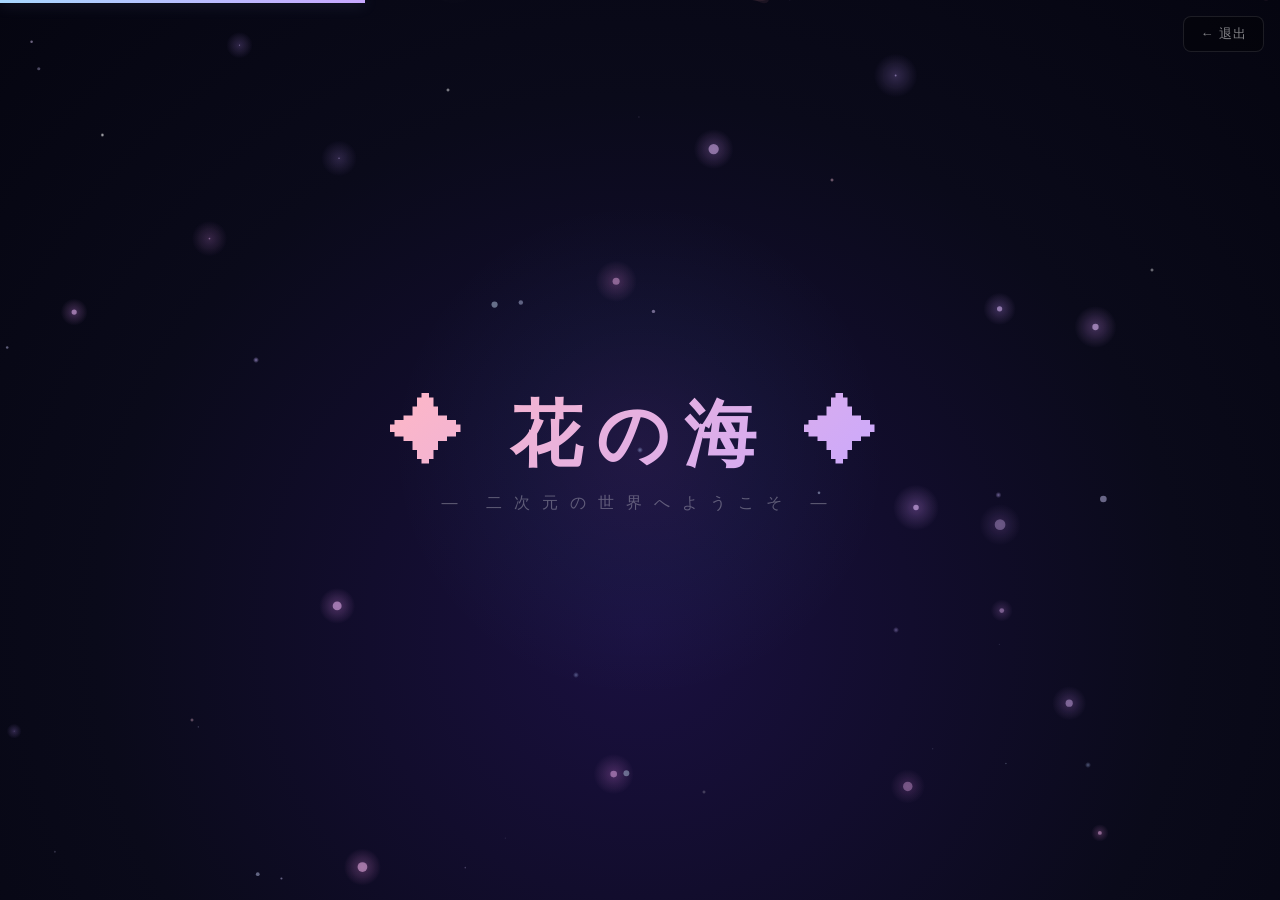
<file: anime-flower-sea.html>
<!DOCTYPE html>
<html lang="zh-CN">
<head>
<meta charset="UTF-8">
<meta name="viewport" content="width=device-width, initial-scale=1.0">
<title>花海 · 二次元</title>
<style>
*{margin:0;padding:0;box-sizing:border-box;}
html,body{width:100%;height:100%;overflow:hidden;background:#0a0a1a;font-family:"Microsoft YaHei","PingFang SC",sans-serif;}

/* ── 第一阶段：二次元特效 ── */
#scene-anime{
  position:fixed;top:0;left:0;width:100%;height:100%;z-index:10;
  background:radial-gradient(ellipse at 50% 70%, #1a1040 0%, #0a0a1a 60%, #050510 100%);
  display:flex;align-items:center;justify-content:center;
  transition:opacity 1.2s ease;
}
#scene-anime.fade-out{opacity:0;pointer-events:none;}

/* 魔法光晕 */
.magic-glow{
  position:absolute;top:50%;left:50%;width:500px;height:500px;
  transform:translate(-50%,-50%);
  background:radial-gradient(circle, rgba(180,140,255,0.08), rgba(100,180,255,0.04), transparent 70%);
  border-radius:50%;
  animation:glowPulse 3s ease-in-out infinite;
  pointer-events:none;
}
@keyframes glowPulse{
  0%,100%{transform:translate(-50%,-50%) scale(1);opacity:0.5;}
  50%{transform:translate(-50%,-50%) scale(1.3);opacity:1;}
}

/* canvas 粒子层 */
#particleCanvas{
  position:absolute;top:0;left:0;width:100%;height:100%;pointer-events:none;
}

/* 闪烁星星 */
.twinkle-stars{
  position:absolute;top:0;left:0;width:100%;height:100%;pointer-events:none;
  background-image:
    radial-gradient(2px 2px at 8% 15%, rgba(255,255,255,0.8), transparent),
    radial-gradient(3px 3px at 20% 40%, rgba(200,180,255,0.6), transparent),
    radial-gradient(2px 2px at 35% 10%, rgba(255,255,255,0.7), transparent),
    radial-gradient(3px 3px at 50% 50%, rgba(180,200,255,0.5), transparent),
    radial-gradient(2px 2px at 65% 20%, rgba(255,200,220,0.6), transparent),
    radial-gradient(3px 3px at 78% 55%, rgba(200,180,255,0.5), transparent),
    radial-gradient(2px 2px at 90% 30%, rgba(255,255,255,0.6), transparent),
    radial-gradient(3px 3px at 45% 75%, rgba(180,200,255,0.4), transparent),
    radial-gradient(2px 2px at 15% 80%, rgba(255,200,220,0.5), transparent),
    radial-gradient(3px 3px at 70% 70%, rgba(200,180,255,0.4), transparent),
    radial-gradient(2px 2px at 55% 88%, rgba(255,255,255,0.3), transparent),
    radial-gradient(3px 3px at 85% 85%, rgba(180,200,255,0.4), transparent);
  animation:starPulse 2.5s ease-in-out infinite alternate;
}
@keyframes starPulse{0%{opacity:0.3;}100%{opacity:0.9;}}

/* ── 居中标题 ── */
.anime-title{
  position:relative;z-index:3;text-align:center;
}
.anime-title .jp{
  font-size:72px;font-weight:900;letter-spacing:14px;
  background:linear-gradient(135deg, #FFB7C5, #C8A8FF, #A8D8FF, #FFB7C5);
  background-size:300% 300%;
  -webkit-background-clip:text;-webkit-text-fill-color:transparent;
  background-clip:text;
  animation:gradientFlow 3s ease infinite, titleIn 1.2s ease-out forwards;
  opacity:0;
  filter:drop-shadow(0 0 30px rgba(200,168,255,0.2));
}
@keyframes titleIn{
  0%{transform:translateY(50px) scale(0.7);opacity:0;letter-spacing:40px;filter:blur(10px);}
  60%{transform:translateY(-8px) scale(1.05);opacity:1;}
  100%{transform:translateY(0) scale(1);opacity:1;letter-spacing:14px;filter:blur(0);}
}
@keyframes gradientFlow{
  0%,100%{background-position:0% 50%;}
  50%{background-position:100% 50%;}
}

.anime-title .sub{
  font-size:16px;color:rgba(255,255,255,0.3);
  letter-spacing:14px;font-weight:300;margin-top:10px;
  animation:subFade 1.5s 0.5s forwards;opacity:0;
}
@keyframes subFade{to{opacity:1;letter-spacing:12px;}}

/* 进度条 */
.progress-bar{
  position:fixed;top:0;left:0;height:3px;z-index:20;
  background:linear-gradient(90deg, #A8D8FF, #C8A8FF, #FFB7C5);
  background-size:200% auto;
  animation:barShine 2s linear infinite;
  transition:width 0.15s linear;
  width:0%;
  box-shadow:0 0 15px rgba(168,200,255,0.3);
}
@keyframes barShine{0%{background-position:0%}100%{background-position:200%}}

/* 氛围文字飘落 */
.falling-char{
  position:fixed;z-index:2;pointer-events:none;
  font-size:18px;font-weight:100;
  animation:charFall linear forwards;
  opacity:0;
}
@keyframes charFall{
  0%{transform:translateY(-20px) rotate(0deg);opacity:0;}
  15%{opacity:0.5;}
  85%{opacity:0.3;}
  100%{transform:translateY(105vh) rotate(360deg);opacity:0;}
}

/* ── 第二阶段：花海世界 ── */
#scene-flower{
  position:fixed;top:0;left:0;width:100%;height:100%;z-index:5;
  opacity:0;transition:opacity 1.5s ease;
  display:flex;align-items:center;justify-content:center;
  text-align:center;
}
#scene-flower.show{opacity:1;}

.flower-bg{
  position:absolute;top:0;left:0;width:100%;height:100%;
  background:linear-gradient(180deg, #0a1628 0%, #1a3050 25%, #2a5070 50%, #3a7090 75%, #5a90b0 100%);
  z-index:-1;
}
.flower-bg::before{
  content:'';position:absolute;top:0;left:0;width:100%;height:100%;
  background-image:
    radial-gradient(120px 120px at 15% 20%, rgba(100,200,255,0.1), transparent),
    radial-gradient(100px 100px at 50% 40%, rgba(180,230,255,0.08), transparent),
    radial-gradient(140px 140px at 80% 60%, rgba(100,200,255,0.06), transparent),
    radial-gradient(80px 80px at 30% 70%, rgba(180,230,255,0.09), transparent);
  pointer-events:none;
}

.flower-petal{
  position:absolute;width:18px;height:18px;
  border-radius:50% 0 50% 0;
  opacity:0;
  animation:petalFloat linear infinite;
}
@keyframes petalFloat{
  0%{transform:translateY(100vh) rotate(0deg);opacity:0;}
  10%{opacity:0.25;}
  90%{opacity:0.15;}
  100%{transform:translateY(-20vh) rotate(720deg);opacity:0;}
}

.flower-text{
  position:relative;z-index:2;
  animation:flowerIn 2s ease-out 0.3s forwards;opacity:0;
}
@keyframes flowerIn{
  0%{transform:translateY(30px);opacity:0;}
  100%{transform:translateY(0);opacity:1;}
}
.flower-text h1{
  font-size:80px;font-weight:900;letter-spacing:16px;
  color:#FFFFFF;
  text-shadow:0 0 40px rgba(100,180,255,0.3),0 0 80px rgba(100,180,255,0.15),0 4px 12px rgba(0,0,0,0.3);
  margin-bottom:16px;
}
.flower-text p{
  font-size:22px;color:rgba(255,255,255,0.7);
  letter-spacing:8px;font-weight:300;
}
.flower-text .poem{
  margin-top:20px;font-size:14px;color:rgba(255,255,255,0.35);
  letter-spacing:4px;line-height:1.8;
}

@media(max-width:600px){
  .anime-title .jp{font-size:40px;letter-spacing:8px;}
  .flower-text h1{font-size:48px;letter-spacing:10px;}
  .flower-text p{font-size:16px;letter-spacing:4px;}
}

.back-btn{
  position:fixed;top:16px;right:16px;z-index:200;
  padding:8px 16px;border-radius:8px;
  background:rgba(0,0,0,0.3);border:1px solid rgba(255,255,255,0.1);
  color:rgba(255,255,255,0.5);font-size:13px;cursor:pointer;
  font-family:"Microsoft YaHei","PingFang SC",sans-serif;letter-spacing:1px;
  text-decoration:none;transition:all 0.3s;
}
.back-btn:hover{background:rgba(255,255,255,0.1);color:#fff;border-color:rgba(255,255,255,0.3);}
</style>
</head>
<body>
<a class="back-btn" href="index.html">← 退出</a>

<div class="progress-bar" id="progressBar"></div>

<!-- ════ 第一阶段：二次元特效 ════ -->
<div id="scene-anime">
  <div class="magic-glow"></div>
  <div class="twinkle-stars"></div>
  <canvas id="particleCanvas"></canvas>
  <div class="anime-title">
    <div class="jp">✦ 花の海 ✦</div>
    <div class="sub">— 二次元の世界へようこそ —</div>
  </div>
</div>

<!-- ════ 第二阶段：花海世界 ════ -->
<div id="scene-flower">
  <div class="flower-bg" id="flowerBg"></div>
  <div class="flower-text">
    <h1>花 海</h1>
    <p>欢迎来到花的世界</p>
    <div class="poem">
      每一朵花，都是星星的眼泪<br>
      每一片海，都是梦的倒影
    </div>
  </div>
</div>

<script>
// ═══════════════════════════════════════════
//  第一阶段：二次元粒子特效 (Canvas)
//  — 魔法阵 / 樱花 / 星点 / 音符 / 字符
// ═══════════════════════════════════════════

const canvas = document.getElementById('particleCanvas');
const ctx = canvas.getContext('2d');
let W, H;
function resize(){
  W = canvas.width = window.innerWidth;
  H = canvas.height = window.innerHeight;
}
resize();
window.addEventListener('resize', resize);

// —— 粒子池 ——
let particles = [];
const MAX_P = 200;

// 二次元元素符号
const animeChars = ['♪','☆','❤','✦','✿','◦','◈','✧','❀','◇','※','★'];

function spawnParticle(){
  if (particles.length >= MAX_P) return;
  const type = Math.random();
  let p;
  if (type < 0.25) {
    // 樱花花瓣
    p = {
      kind:'petal', x: Math.random()*W, y: -20,
      size: 5+Math.random()*10, spd: 0.4+Math.random()*0.8,
      drift: (Math.random()-0.5)*1.2, rot: Math.random()*6.28,
      rotSpd: (Math.random()-0.5)*0.04, phase: Math.random()*6.28,
      hue: 330+Math.random()*30,
    };
  } else if (type < 0.50) {
    // 魔法光球
    p = {
      kind:'orb', x: Math.random()*W, y: Math.random()*H,
      size: 3+Math.random()*7, spd: -0.2-Math.random()*0.4,
      drift: (Math.random()-0.5)*0.3,
      phase: Math.random()*6.28, life: 0.6+Math.random()*0.4,
      hue: 260+Math.random()*50,
    };
  } else if (type < 0.70) {
    // 飘落字符 (♪ ☆ ✿ 等)
    p = {
      kind:'char', x: Math.random()*W, y: -20,
      char: animeChars[Math.floor(Math.random()*animeChars.length)],
      size: 14+Math.random()*12, spd: 0.3+Math.random()*0.6,
      drift: (Math.random()-0.5)*0.5, rot: 0, rotSpd: (Math.random()-0.5)*0.02,
      hue: 200+Math.random()*80, phase: Math.random()*6.28,
    };
  } else {
    // 星光小点
    p = {
      kind:'star', x: Math.random()*W, y: Math.random()*H,
      size: 1+Math.random()*2.5, spd: -0.1-Math.random()*0.2,
      drift: (Math.random()-0.5)*0.1, phase: Math.random()*6.28,
      hue: 200+Math.random()*80, twinkle: Math.random()*6.28,
      life: 0.8+Math.random()*0.5,
    };
  }
  particles.push(p);
}

// 初始生成
for (let i = 0; i < 60; i++) spawnParticle();

// 鼠标光点
let mx = -999, my = -999;
document.addEventListener('mousemove', e => { mx = e.clientX; my = e.clientY; });
document.addEventListener('touchmove', e => {
  const t = e.touches[0]; if(t){ mx = t.clientX; my = t.clientY; }
});

let time = 0;

function animate(){
  time += 0.016;
  ctx.clearRect(0,0,W,H);

  for (let i=particles.length-1; i>=0; i--) {
    const p = particles[i];
    p.x += p.drift || 0;
    p.y += p.spd || 0;
    if (p.rot !== undefined) p.rot += p.rotSpd || 0;

    // 出屏回收
    if (p.y > H+30 || p.x < -40 || p.x > W+40 || (p.life !== undefined && (p.life -= 0.003) <= 0)) {
      particles.splice(i,1); continue;
    }

    const a = p.life !== undefined ? p.life : Math.min(1, (p.y+30)/80);

    switch(p.kind){
      case 'petal': {
        // 樱花花瓣
        ctx.save();
        ctx.translate(p.x, p.y);
        ctx.rotate(p.rot);
        ctx.globalAlpha = a * 0.5;
        const s = p.size;
        ctx.fillStyle = `hsla(${p.hue}, 70%, 75%, 0.5)`;
        ctx.beginPath();
        ctx.ellipse(0, 0, s*0.5, s, 0, 0, Math.PI*2);
        ctx.fill();
        ctx.beginPath();
        ctx.ellipse(0, 0, s, s*0.5, Math.PI/3, 0, Math.PI*2);
        ctx.fill();
        ctx.restore();
        break;
      }
      case 'orb': {
        // 魔法光球
        const glow = 0.4 + 0.3 * Math.sin(time*2 + p.phase);
        const hue = p.hue + Math.sin(time + p.phase)*15;
        // 外圈
        const grad = ctx.createRadialGradient(p.x,p.y,0, p.x,p.y,p.size*2.5);
        grad.addColorStop(0, `hsla(${hue}, 80%, 75%, ${a*0.3})`);
        grad.addColorStop(1, `hsla(${hue}, 80%, 75%, 0)`);
        ctx.fillStyle = grad;
        ctx.beginPath();
        ctx.arc(p.x, p.y, p.size*2.5, 0, Math.PI*2);
        ctx.fill();
        // 内核
        ctx.shadowColor = `hsla(${hue}, 80%, 75%, ${a*0.3})`;
        ctx.shadowBlur = 20;
        ctx.beginPath();
        ctx.arc(p.x, p.y, p.size*glow, 0, Math.PI*2);
        ctx.fillStyle = `hsla(${hue}, 80%, 85%, ${a*0.6})`;
        ctx.fill();
        ctx.shadowBlur = 0;
        break;
      }
      case 'char': {
        // 飘落字符
        const hue = p.hue + Math.sin(time + p.phase)*20;
        ctx.save();
        ctx.translate(p.x, p.y);
        ctx.rotate(p.rot);
        ctx.globalAlpha = a * 0.35;
        ctx.font = `${p.size}px "Microsoft YaHei",sans-serif`;
        ctx.textAlign = 'center';
        ctx.textBaseline = 'middle';
        ctx.fillStyle = `hsla(${hue}, 70%, 75%, 0.5)`;
        ctx.shadowColor = `hsla(${hue}, 70%, 75%, 0.2)`;
        ctx.shadowBlur = 10;
        ctx.fillText(p.char, 0, 0);
        ctx.shadowBlur = 0;
        ctx.restore();
        break;
      }
      case 'star': {
        // 星光闪烁
        const flicker = 0.3 + 0.7 * (0.5 + 0.5*Math.sin(time*3 + p.twinkle));
        ctx.beginPath();
        ctx.arc(p.x, p.y, p.size * flicker, 0, Math.PI*2);
        ctx.fillStyle = `hsla(${p.hue}, 60%, 85%, ${flicker*0.5})`;
        ctx.fill();
        break;
      }
    }
  }

  // 鼠标魔法拖尾
  if (mx > 0 && my > 0) {
    for (let i=0; i<2; i++) {
      particles.push({
        kind:'orb', x: mx+(Math.random()-0.5)*15, y: my+(Math.random()-0.5)*15,
        size: 2+Math.random()*4, spd: -0.2-Math.random()*0.3,
        drift: (Math.random()-0.5)*0.2, phase: Math.random()*6.28,
        life: 0.6, hue: 280+Math.random()*40,
      });
    }
  }

  requestAnimationFrame(animate);
}
animate();

// 定时补充粒子
setInterval(spawnParticle, 300);

// 飘落字符生成器
function spawnFallingChar(){
  const el = document.createElement('div');
  el.className = 'falling-char';
  el.textContent = animeChars[Math.floor(Math.random()*animeChars.length)];
  el.style.left = Math.random()*95 + '%';
  el.style.fontSize = (14+Math.random()*16) + 'px';
  el.style.color = `hsla(${200+Math.random()*80}, 60%, 75%, 0.3)`;
  el.style.animationDuration = (6+Math.random()*8) + 's';
  el.style.animationDelay = (Math.random()*2) + 's';
  document.body.appendChild(el);
  setTimeout(() => el.remove(), 15000);
}
for (let i=0; i<8; i++) setTimeout(spawnFallingChar, i*300);
let fallCharTimer = setInterval(spawnFallingChar, 1200);

// ═══════════════════════════════════════════
//  时间线控制：4 秒切换
// ═══════════════════════════════════════════

const sceneAnime = document.getElementById('scene-anime');
const sceneFlower = document.getElementById('scene-flower');
const progressBar = document.getElementById('progressBar');
const TOTAL = 4;

let startTime = Date.now();

function tick(){
  const elapsed = (Date.now()-startTime)/1000;
  const pct = Math.min(elapsed/TOTAL*100, 100);
  progressBar.style.width = pct + '%';

  if (elapsed >= TOTAL) {
    sceneAnime.classList.add('fade-out');
    sceneFlower.classList.add('show');
    progressBar.style.opacity = '0';
    // 清理二次元掉落字符
    clearInterval(fallCharTimer);
    document.querySelectorAll('.falling-char').forEach(el => el.remove());
    spawnFlowerPetals();
    return;
  }
  requestAnimationFrame(tick);
}
setTimeout(tick, 50);

function spawnFlowerPetals(){
  const bg = document.getElementById('flowerBg');
  const colors = ['#FFB7C5','#A8D8FF','#C8E8FF','#FFD0E0','#B0D8FF','#FFE0E8'];
  for (let i=0; i<25; i++){
    const el = document.createElement('div');
    el.className = 'flower-petal';
    el.style.left = Math.random()*100 + '%';
    el.style.width = el.style.height = (8+Math.random()*14) + 'px';
    el.style.background = colors[Math.floor(Math.random()*colors.length)];
    el.style.animationDuration = (10+Math.random()*15) + 's';
    el.style.animationDelay = (Math.random()*8) + 's';
    el.style.transform = `rotate(${Math.random()*360}deg)`;
    bg.appendChild(el);
  }
}
</script>
</body>
</html>
</file>
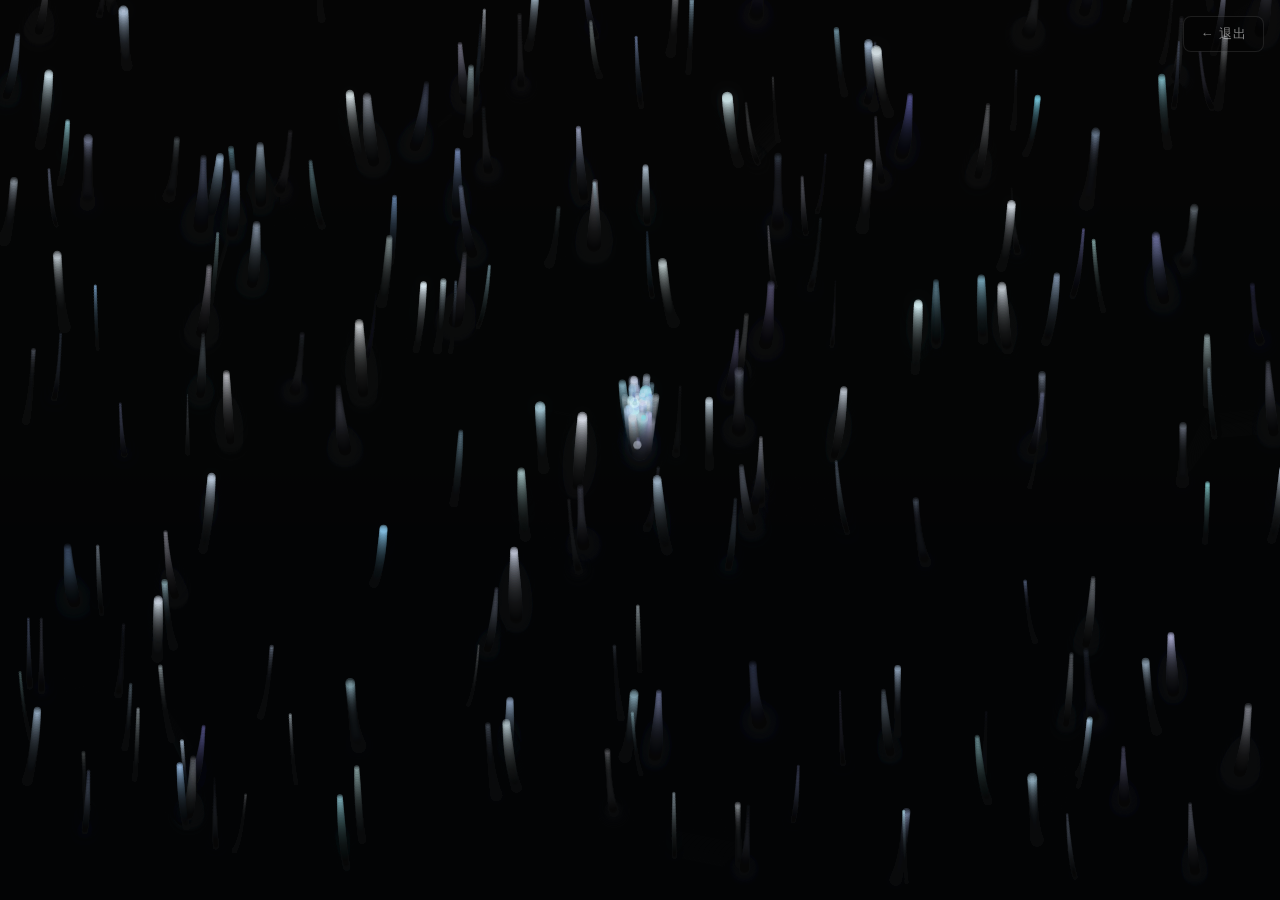
<file: cursor-particles.html>
<!DOCTYPE html>
<html lang="zh-CN">
<head>
<meta charset="UTF-8">
<meta name="viewport" content="width=device-width, initial-scale=1.0">
<title>✨ 二次元星光</title>
<style>
*{margin:0;padding:0;box-sizing:border-box;}
html, body{
  width:100%;height:100%;
  overflow:hidden;
  background:linear-gradient(180deg, #E8F4FF 0%, #D0E8FF 30%, #A8D0F0 60%, #80B8E0 100%);
}
canvas{
  display:block;
  position:fixed;top:0;left:0;
  width:100%;height:100%;
  cursor:default;
}
.back-btn{
  position:fixed;top:16px;right:16px;z-index:200;
  padding:8px 16px;border-radius:8px;
  background:rgba(0,0,0,0.3);border:1px solid rgba(255,255,255,0.1);
  color:rgba(255,255,255,0.5);font-size:13px;cursor:pointer;
  font-family:"Microsoft YaHei","PingFang SC",sans-serif;letter-spacing:1px;
  text-decoration:none;transition:all 0.3s;
}
.back-btn:hover{background:rgba(255,255,255,0.1);color:#fff;border-color:rgba(255,255,255,0.3);}
</style>
</head>
<body>
<a class="back-btn" href="index.html">← 退出</a>
<canvas id="c"></canvas>
<script>
const canvas = document.getElementById('c');
const ctx = canvas.getContext('2d');
let W, H;

function resize(){
  W = canvas.width = window.innerWidth;
  H = canvas.height = window.innerHeight;
}
resize();
window.addEventListener('resize', resize);

// 粒子数组
let particles = [];
const MAX = 300;

// 鼠标位置（默认在屏幕中央）
let mx = W/2, my = H/2;
let pmx = mx, pmy = my; // 上一帧位置

document.addEventListener('mousemove', e => {
  pmx = mx; pmy = my;
  mx = e.clientX; my = e.clientY;
  // 鼠标移动时生成新粒子
  const dx = mx - pmx;
  const dy = my - pmy;
  const dist = Math.sqrt(dx*dx + dy*dy);
  const count = Math.min(Math.floor(dist / 4) + 2, 10);
  for (let i = 0; i < count; i++) {
    const t = i / count;
    const x = pmx + dx * t + (Math.random() - 0.5) * 4;
    const y = pmy + dy * t + (Math.random() - 0.5) * 4;
    addParticle(x, y);
  }
});

// 触摸支持
document.addEventListener('touchmove', e => {
  const touch = e.touches[0];
  if (!touch) return;
  mx = touch.clientX; my = touch.clientY;
  addParticle(mx, my);
});

// 生成一个粒子
function addParticle(x, y) {
  if (particles.length >= MAX) return;
  particles.push({
    x, y,
    vx: (Math.random() - 0.5) * 0.8,
    vy: (Math.random() - 0.5) * 0.6 - 0.8,
    size: 2 + Math.random() * 6,
    hue: 200 + Math.random() * 30,   // 二次元蓝
    sat: 30 + Math.random() * 50,
    lit: 70 + Math.random() * 25,
    life: 1,                          // 初始透明度系数
    decay: 0.006 + Math.random() * 0.01,
    phase: Math.random() * Math.PI * 2,
  });
}

// 自动生成一些随机漂浮粒子
function spawnAmbient() {
  if (particles.length < MAX * 0.8) {
    addParticle(
      Math.random() * W,
      Math.random() * H
    );
  }
}
setInterval(spawnAmbient, 20);

// 初始铺满屏幕
for (let i = 0; i < 200; i++) {
  addParticle(Math.random() * W, Math.random() * H);
}

// —— 动画循环 ——
let time = 0;

function animate() {
  time += 0.02;

  // 半透明清空 —— 营造星光残影
  ctx.fillStyle = 'rgba(0,2,5,0.08)';
  ctx.fillRect(0, 0, W, H);

  // 更新 & 绘制粒子
  for (let i = particles.length - 1; i >= 0; i--) {
    const p = particles[i];

    // 物理
    p.vx *= 0.98;
    p.vy *= 0.98;
    p.vy -= 0.04;  // 上浮
    p.x += p.vx;
    p.y += p.vy;
    p.life -= p.decay;

    // 生命耗尽或出屏则移除
    if (p.life <= 0 || p.x < -50 || p.x > W + 50 || p.y < -50 || p.y > H + 50) {
      particles.splice(i, 1);
      continue;
    }

    // 大小随生命衰减
    // 二次元风格：彩色闪烁
    const twinkle = 0.5 + 0.5 * Math.sin(time * 4 + p.phase);
    const s = p.size * (0.3 + 0.7 * p.life) * (0.7 + 0.3 * twinkle);
    const alpha = p.life * (0.5 + 0.4 * Math.sin(time * 2.5 + p.phase * 1.3));
    const hue = p.hue + Math.sin(time * 0.8 + p.phase) * 20;

    // 外发光
    ctx.shadowColor = `hsla(${hue}, ${p.sat}%, ${p.lit}%, ${alpha * 0.3})`;
    ctx.shadowBlur = 20;

    // 主圆
    ctx.beginPath();
    ctx.arc(p.x, p.y, s, 0, Math.PI * 2);
    ctx.fillStyle = `hsla(${hue}, ${p.sat}%, ${p.lit}%, ${alpha})`;
    ctx.fill();

    // 小星星✨
    ctx.shadowBlur = 0;
    if (i % 3 === 0) {
      var ss = s * 0.6;
      ctx.beginPath();
      for (var k = 0; k < 4; k++) {
        var a2 = Math.PI / 2 * k - Math.PI / 4 + Math.sin(time + p.phase) * 0.2;
        ctx.lineTo(p.x + Math.cos(a2) * ss, p.y + Math.sin(a2) * ss);
        a2 += Math.PI / 4;
        ctx.lineTo(p.x + Math.cos(a2) * ss * 0.4, p.y + Math.sin(a2) * ss * 0.4);
      }
      ctx.closePath();
      ctx.fillStyle = `hsla(${hue + 30}, 60%, 92%, ${alpha * 0.4})`;
      ctx.fill();
    }

    // 粒子间连线（距离近的连成细线——星空感）
    if (i % 2 === 0) {
      for (let j = i - 1; j >= Math.max(0, i - 12); j--) {
        const p2 = particles[j];
        if (!p2) continue;
        const dx = p.x - p2.x;
        const dy = p.y - p2.y;
        const dist = Math.sqrt(dx*dx + dy*dy);
        if (dist < 120) {
          ctx.beginPath();
          ctx.moveTo(p.x, p.y);
          ctx.lineTo(p2.x, p2.y);
          ctx.strokeStyle = `hsla(${hue}, ${p.sat}%, ${p.lit + 10}%, ${alpha * 0.08 * (1 - dist/120)})`;
          ctx.lineWidth = 0.4;
          ctx.stroke();
        }
      }
    }
  }

  // 鼠标位置周围持续生成粒子（光标拖尾）
  for (let i = 0; i < 5; i++) {
    addParticle(
      mx + (Math.random() - 0.5) * 12,
      my + (Math.random() - 0.5) * 12
    );
  }

  requestAnimationFrame(animate);
}
animate();

// 窗口改变
window.addEventListener('resize', resize);
</script>
</body>
</html>
</file>
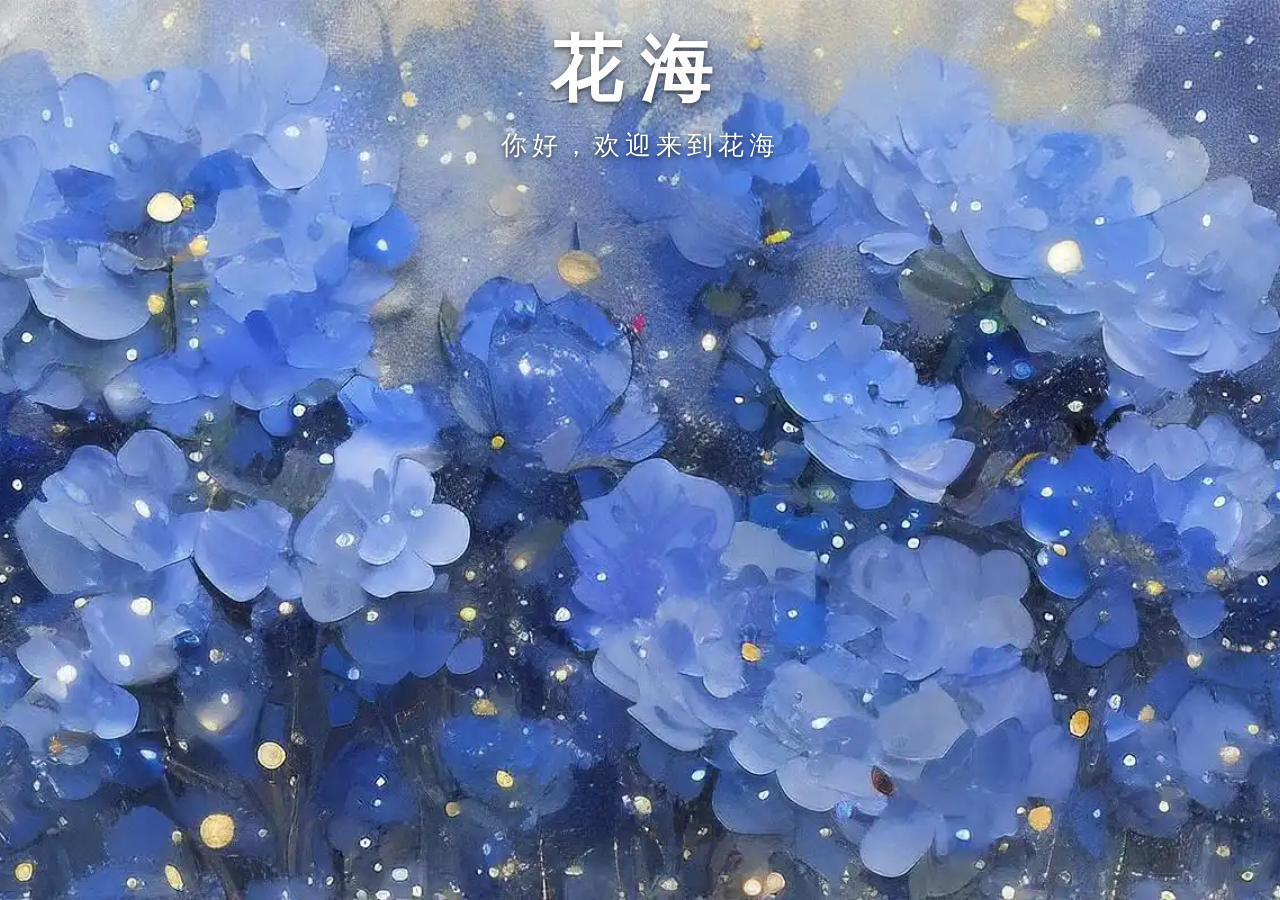
<file: dreamworld.html>
<!DOCTYPE html>
<!-- saved from url=(0043)file:///C:/ai/code/lily-html-713/index.html -->
<html><head><meta http-equiv="Content-Type" content="text/html; charset=UTF-8">

<title>梦幻世界</title>
<style>
*{margin:0;padding:0;box-sizing:border-box;}
body{
  height:100vh;overflow:hidden;
  font-family:"华文楷体","KaiTi","Microsoft YaHei",serif;
  background-image:url("images/u=1792083036,3890024348&fm=253&fmt=auto&app=120&f=JPEG.webp");
  background-size:cover;
  background-position:center;
  position:relative;
}

.hd{position:absolute;top:22px;left:50%;transform:translateX(-50%);text-align:center;z-index:10;}
.hd h1{font-size:72px;color:#FFFFFF;text-shadow:0 2px 4px rgba(0,0,0,0.5), 0 4px 12px rgba(0,0,0,0.3);letter-spacing:18px;font-weight:700;animation:slideLeft 1.2s ease-out forwards, floatUpDown 3s ease-in-out 1.2s infinite;}
.hd p{font-size:26px;color:#FFFFFF;margin-top:10px;letter-spacing:5px;font-weight:400;text-shadow:0 2px 4px rgba(0,0,0,0.5), 0 3px 8px rgba(0,0,0,0.3);animation:slideRight 1.2s ease-out forwards, floatUpDown2 3s ease-in-out 1.2s infinite;}

@keyframes slideLeft{0%{transform:translateX(-80px);opacity:0;}100%{transform:translateX(0);opacity:1;}}
@keyframes slideRight{0%{transform:translateX(80px);opacity:0;}100%{transform:translateX(0);opacity:1;}}
@keyframes floatUpDown{0%,100%{transform:translateY(0);}50%{transform:translateY(-8px);}}
@keyframes floatUpDown2{0%,100%{transform:translateY(0);}50%{transform:translateY(-6px);}}
</style>
</head>
<body>

<div class="hd">
  <h1>花海</h1>
  <p>你好，欢迎来到花海</p>
</div>



</body></html>
</file>
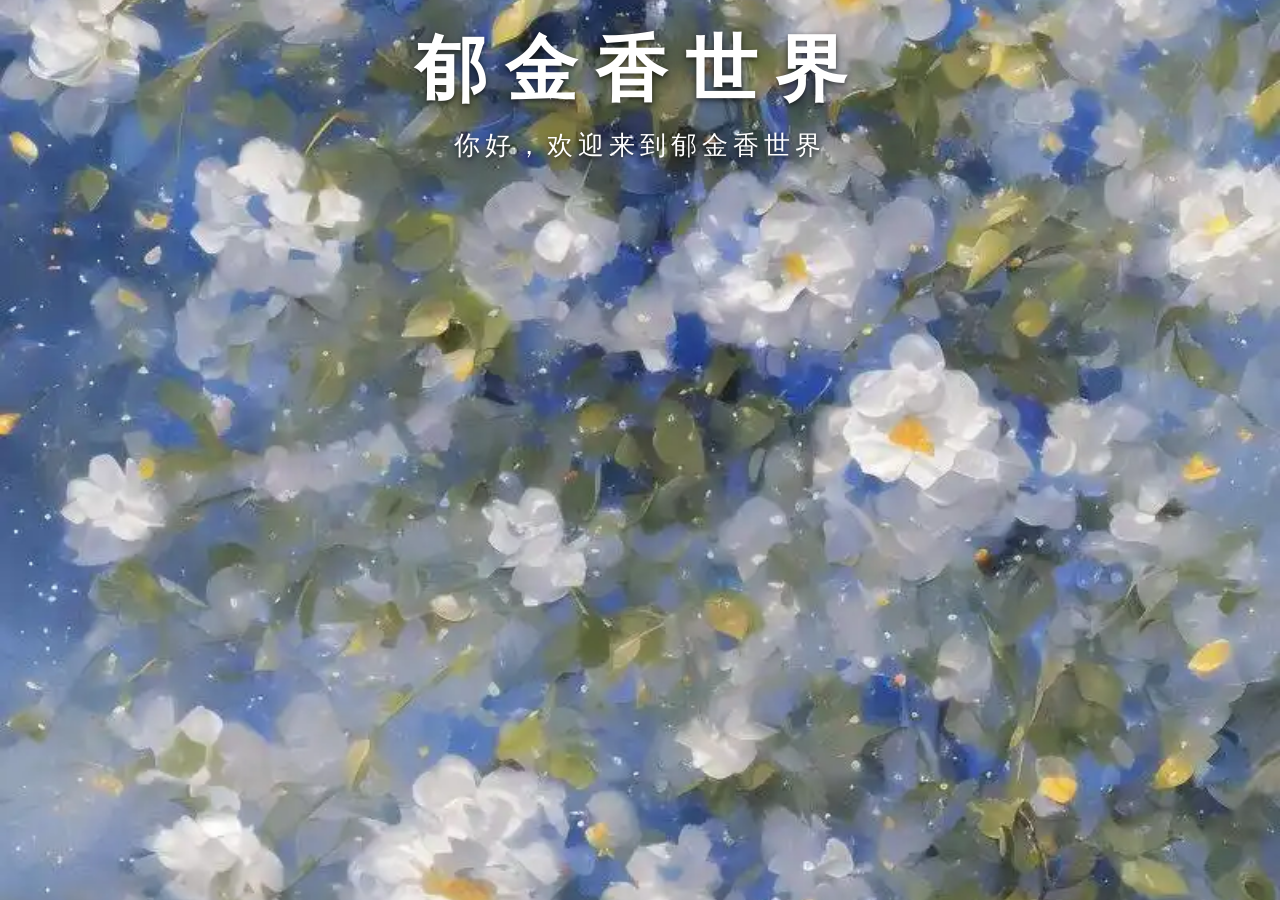
<file: lily.html>
<!DOCTYPE html>
<html>
<head>
<meta charset="UTF-8">
<title>郁金香世界</title>
<style>
*{margin:0;padding:0;box-sizing:border-box;}
body{
  height:100vh;overflow:hidden;
  font-family:"华文楷体","KaiTi","Microsoft YaHei",serif;
  background-image:url("images/u=2986821151,1279372047&fm=253&fmt=auto&app=120&f=JPEG.webp");
  background-size:cover;
  background-position:center;
  position:relative;
}

.text-box{
  position:absolute;top:22px;left:50%;transform:translateX(-50%);text-align:center;z-index:10;
  transition:opacity 0.8s ease;
}

h1{font-size:72px;color:#FFFFFF;text-shadow:0 2px 4px rgba(0,0,0,0.5), 0 4px 12px rgba(0,0,0,0.3);letter-spacing:18px;font-weight:700;margin-bottom:10px;}
p{font-size:26px;color:#FFFFFF;text-shadow:0 2px 4px rgba(0,0,0,0.5), 0 3px 8px rgba(0,0,0,0.3);letter-spacing:5px;font-weight:400;}

@keyframes slideLeft{0%{transform:translateX(-80px);opacity:0;}100%{transform:translateX(0);opacity:1;}}
@keyframes slideRight{0%{transform:translateX(80px); opacity:0;}100%{transform:translateX(0); opacity:1;}}
@keyframes floatUpDown{0%,100%{transform:translateY(0);}50%{transform:translateY(-8px);}}

.stage1 h1{animation:slideLeft 1.2s ease-out forwards, floatUpDown 3s ease-in-out 1.2s infinite;}
.stage1 p{animation:slideRight 1.2s ease-out forwards, floatUpDown 3s ease-in-out 1.2s infinite;}
</style>
</head>
<body>

<div class="text-box stage1" id="stage1">
  <h1>郁金香世界</h1>
  <p>你好，欢迎来到郁金香世界</p>
</div>

</body>
</html>
</file>
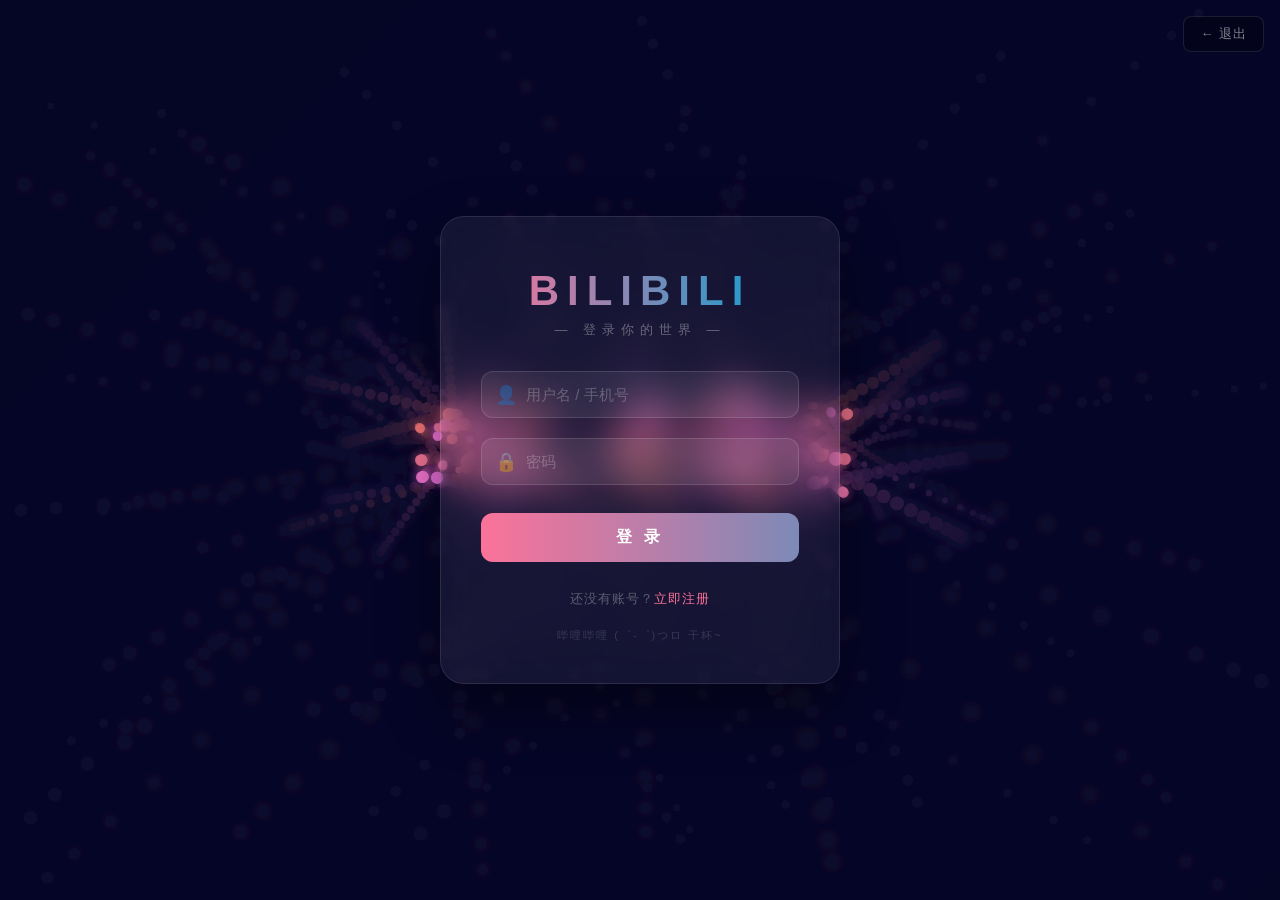
<file: login-bilibili.html>
<!DOCTYPE html>
<html lang="zh-CN">
<head>
<meta charset="UTF-8">
<meta name="viewport" content="width=device-width, initial-scale=1.0">
<title>BILIBILI 登录</title>
<style>
*{margin:0;padding:0;box-sizing:border-box;}

body{
  min-height:100vh;
  background:linear-gradient(135deg, #0f0c29, #302b63, #24243e);
  display:flex;align-items:center;justify-content:center;
  font-family:"Microsoft YaHei","PingFang SC",sans-serif;
  overflow:hidden;
  position:relative;
}

/* ── BILIBILI 粒子画布 ── */
#biliCanvas{
  position:fixed;top:0;left:0;width:100%;height:100%;
  z-index:0;pointer-events:none;
}

/* ── 登录卡片 ── */
.login-card{
  position:relative;z-index:1;
  width:400px;padding:50px 40px 40px;
  background:rgba(255,255,255,0.06);
  backdrop-filter:blur(20px);
  -webkit-backdrop-filter:blur(20px);
  border-radius:24px;
  border:1px solid rgba(255,255,255,0.1);
  box-shadow:0 25px 60px rgba(0,0,0,0.4);
  text-align:center;
  animation:cardIn 0.8s ease-out;
}
@keyframes cardIn{
  0%{transform:translateY(40px) scale(0.95);opacity:0;}
  100%{transform:translateY(0) scale(1);opacity:1;}
}

/* 标题 BILIBILI */
.login-card h1{
  font-size:42px;font-weight:900;letter-spacing:8px;
  background:linear-gradient(90deg, #FB7299, #00A1D6, #FB7299);
  background-size:200% auto;
  -webkit-background-clip:text;
  -webkit-text-fill-color:transparent;
  background-clip:text;
  animation:gradientShift 3s ease infinite;
  margin-bottom:6px;
}
@keyframes gradientShift{
  0%,100%{background-position:0% center;}
  50%{background-position:100% center;}
}

.login-card .subtitle{
  font-size:13px;color:rgba(255,255,255,0.35);
  letter-spacing:6px;margin-bottom:32px;
}

/* 输入框 */
.input-group{
  position:relative;margin-bottom:20px;text-align:left;
}
.input-group input{
  width:100%;padding:14px 16px 14px 44px;
  background:rgba(255,255,255,0.07);
  border:1px solid rgba(255,255,255,0.12);
  border-radius:12px;outline:none;
  font-size:15px;color:#EEE;font-family:inherit;
  transition:all 0.3s;
}
.input-group input:focus{
  border-color:#FB7299;
  box-shadow:0 0 0 3px rgba(251,114,153,0.15);
  background:rgba(255,255,255,0.1);
}
.input-group input::placeholder{color:rgba(255,255,255,0.25);}

.input-group .icon{
  position:absolute;left:14px;top:50%;transform:translateY(-50%);
  font-size:18px;opacity:0.4;
}

/* 登录按钮 */
.login-btn{
  width:100%;padding:14px;margin-top:8px;
  border:none;border-radius:12px;
  font-size:16px;font-weight:600;font-family:inherit;
  color:#FFF;cursor:pointer;letter-spacing:4px;
  background:linear-gradient(90deg, #FB7299, #00A1D6);
  background-size:200% auto;
  transition:all 0.3s;
  position:relative;overflow:hidden;
}
.login-btn:hover{
  background-position:right center;
  transform:translateY(-2px);
  box-shadow:0 8px 25px rgba(251,114,153,0.3);
}
.login-btn:active{transform:translateY(0);}

/* ── I love you（放在星星位置）── */
.love-overlay{
  position:fixed;top:0;left:0;width:100%;height:100%;z-index:50;
  display:none;align-items:center;justify-content:center;
  flex-direction:column;gap:10px;
  background:rgba(0,0,0,0.4);
  animation:loveIn 0.8s ease-out forwards;
}
.love-overlay.show{display:flex;}
@keyframes loveIn{0%{opacity:0;}100%{opacity:1;}}

.love-text{
  font-size:90px;font-weight:900;letter-spacing:10px;
  background:linear-gradient(135deg, #FFB7C5, #FB7299, #FFB7C5, #A8D8FF);
  background-size:300% auto;
  -webkit-background-clip:text;-webkit-text-fill-color:transparent;
  background-clip:text;
  animation:loveShine 2s ease infinite, lovePop 0.8s ease-out forwards;
  transform:scale(0);text-align:center;
  filter:drop-shadow(0 0 50px rgba(251,114,153,0.3));
}
@keyframes loveShine{
  0%,100%{background-position:0% center;}
  50%{background-position:100% center;}
}
@keyframes lovePop{
  0%{transform:scale(0) rotate(-8deg);opacity:0;}
  60%{transform:scale(1.2) rotate(2deg);opacity:1;}
  100%{transform:scale(1) rotate(0deg);opacity:1;}
}

.love-sub{
  font-size:40px;color:rgba(255,255,255,0.5);
  letter-spacing:10px;margin-top:16px;font-weight:300;
  animation:loveFade 1.5s 0.6s forwards;opacity:0;
}
@keyframes loveFade{to{opacity:1;letter-spacing:8px;}}

/* 飘落爱心 */
.heart{
  position:fixed;z-index:51;pointer-events:none;
  font-size:20px;
  animation:heartFall linear forwards;
  opacity:0;
}
@keyframes heartFall{
  0%{transform:translateY(-20px) rotate(0deg) scale(0.5);opacity:0;}
  15%{opacity:0.6;transform:scale(1);}
  85%{opacity:0.4;}
  100%{transform:translateY(105vh) rotate(360deg) scale(0.3);opacity:0;}
}

/* 底部链接 */
.login-card .footer{
  margin-top:28px;font-size:13px;
  color:rgba(255,255,255,0.3);
  letter-spacing:1px;
}
.login-card .footer a{
  color:#FB7299;text-decoration:none;transition:color 0.2s;
}
.login-card .footer a:hover{color:#00A1D6;}

/* 底部品牌文字 */
.login-card .brand{
  margin-top:20px;font-size:11px;
  color:rgba(255,255,255,0.15);letter-spacing:2px;
}

/* ── 响应式 ── */
@media(max-width:480px){
  .login-card{width:92%;padding:36px 24px;}
  .login-card h1{font-size:32px;letter-spacing:4px;}
}

.back-btn{
  position:fixed;top:16px;right:16px;z-index:200;
  padding:8px 16px;border-radius:8px;
  background:rgba(0,0,0,0.3);border:1px solid rgba(255,255,255,0.1);
  color:rgba(255,255,255,0.5);font-size:13px;cursor:pointer;
  font-family:"Microsoft YaHei","PingFang SC",sans-serif;letter-spacing:1px;
  text-decoration:none;transition:all 0.3s;
}
.back-btn:hover{background:rgba(255,255,255,0.1);color:#fff;border-color:rgba(255,255,255,0.3);}
</style>
</head>
<body>
<a class="back-btn" href="index.html">← 退出</a>

<!-- BILIBILI 粒子特效 Canvas -->
<canvas id="biliCanvas"></canvas>

<!-- 登录卡片 -->
<div class="login-card">
  <h1>BILIBILI</h1>
  <div class="subtitle">— 登录你的世界 —</div>

  <div class="input-group">
    <span class="icon">👤</span>
    <input type="text" placeholder="用户名 / 手机号" autocomplete="username">
  </div>

  <div class="input-group">
    <span class="icon">🔒</span>
    <input type="password" placeholder="密码" autocomplete="current-password">
  </div>

  <button class="login-btn">登 录</button>

  <div class="footer">
    还没有账号？<a href="#">立即注册</a>
  </div>
  <div class="brand">哔哩哔哩 (゜-゜)つロ 干杯~</div>
</div>

<!-- I love you 遮罩 -->
<div class="love-overlay" id="loveOverlay">
  <div class="love-text">I love you.</div>
  <div class="love-sub">— 你是我最美的风景 —</div>
</div>

<script>
// ══════════════════════════════════════════════
//  BILIBILI 粒子特效 — 粒子拼出 B L I B I
// ══════════════════════════════════════════════

const canvas = document.getElementById('biliCanvas');
const ctx = canvas.getContext('2d');

let W, H;
function resize(){
  W = canvas.width = window.innerWidth;
  H = canvas.height = window.innerHeight;
}
resize();
window.addEventListener('resize', resize);

// —— 每个字母的点阵（8×10 网格，比例 0.6）——
const letters = {
  B: [
    [1,1,1,1,1,1],
    [1,0,0,0,0,1],
    [1,0,0,0,0,1],
    [1,1,1,1,1,1],
    [1,0,0,0,0,1],
    [1,0,0,0,0,1],
    [1,0,0,0,0,1],
    [1,1,1,1,1,1],
  ],
  L: [
    [1,0,0,0,0,0],
    [1,0,0,0,0,0],
    [1,0,0,0,0,0],
    [1,0,0,0,0,0],
    [1,0,0,0,0,0],
    [1,0,0,0,0,0],
    [1,0,0,0,0,0],
    [1,1,1,1,1,1],
  ],
  I: [
    [0,0,1,1,0,0],
    [0,0,1,1,0,0],
    [0,0,1,1,0,0],
    [0,0,1,1,0,0],
    [0,0,1,1,0,0],
    [0,0,1,1,0,0],
    [0,0,1,1,0,0],
    [0,0,1,1,0,0],
  ],
};

// —— 拼出 B L I B I ——
const seq = ['B','L','I','B','I'];
const dotSize   = 10;      // 每个点的大小
const gapX      = 14;      // 字母间水平间距
const colW      = 8;       // 字母网格列数

// 生成所有目标点位置
let targets = [];
let ox = 0;
seq.forEach(ch => {
  const grid = letters[ch];
  if (!grid) return;
  grid.forEach((row, r) => {
    row.forEach((v, c) => {
      if (v) targets.push({ x: ox + c * dotSize, y: r * dotSize });
    });
  });
  ox += colW * dotSize + gapX;
});

// 计算整体宽高
const totalW = targets.reduce((m, p) => Math.max(m, p.x), 0) + dotSize;
const totalH = 8 * dotSize + dotSize;

// 粒子数组
let particles = [];

// 初始化：从随机位置飞入
function initParticles() {
  particles = targets.map(t => ({
    targetX: t.x,
    targetY: t.y,
    x: Math.random() * W,
    y: Math.random() * H,
    vx: 0, vy: 0,
    size: 3 + Math.random() * 4,
    hue: 300 + Math.random() * 60,  // 粉色→紫色范围
  }));
}
initParticles();

// —— 鼠标交互：鼠标旁的粒子散开 ——
let mouseX = -9999, mouseY = -9999;
document.addEventListener('mousemove', e => { mouseX = e.clientX; mouseY = e.clientY; });
document.addEventListener('mouseleave', () => { mouseX = -9999; mouseY = -9999; });

// 偏移量（整体居中 + 浮动）
let offsetX = 0, offsetY = 0;
let floatAngle = 0;

function animate() {
  floatAngle += 0.005;
  // 整体居中，加上柔和浮动
  const cx = (W - totalW) / 2;
  const cy = (H - totalH) / 2;
  offsetX = cx + Math.sin(floatAngle * 0.7) * 6;
  offsetY = cy + Math.cos(floatAngle * 0.5) * 4;

  // 清屏 — 拖尾效果
  ctx.fillStyle = 'rgba(15,12,41,0.12)';
  ctx.fillRect(0, 0, W, H);

  // 用较亮的圆点
  particles.forEach(p => {
    const tx = p.targetX + offsetX;
    const ty = p.targetY + offsetY;

    // 鼠标排斥
    let repelX = 0, repelY = 0;
    const dx = mouseX - tx;
    const dy = mouseY - ty;
    const dist = Math.sqrt(dx*dx + dy*dy);
    if (dist < 100) {
      const force = (100 - dist) / 100 * 3;
      repelX = -dx / dist * force;
      repelY = -dy / dist * force;
    }

    // 弹性物理
    const spring = 0.035;
    const damping = 0.85;
    p.vx += (tx - p.x + repelX) * spring + (Math.random() - 0.5) * 0.15;
    p.vy += (ty - p.y + repelY) * spring + (Math.random() - 0.5) * 0.15;
    p.vx *= damping;
    p.vy *= damping;
    p.x += p.vx;
    p.y += p.vy;

    // 绘制
    const hue = p.hue + floatAngle * 20;
    const alpha = 0.7 + 0.3 * Math.sin(floatAngle * 2 + p.targetX);

    ctx.beginPath();
    ctx.arc(p.x, p.y, p.size, 0, Math.PI * 2);
    ctx.fillStyle = `hsla(${hue}, 80%, 70%, ${alpha})`;
    ctx.fill();

    // 发光
    ctx.shadowColor = `hsla(${hue}, 80%, 70%, 0.3)`;
    ctx.shadowBlur = 12;
    ctx.fill();
    ctx.shadowBlur = 0;
  });

  // —— 底部飘落的彩色小点（氛围） ——
  for (let i = 0; i < 3; i++) {
    const fx = Math.random() * W;
    const fy = -10;
    const fsize = 1.5 + Math.random() * 2.5;
    const fhue = 280 + Math.random() * 80;
    ctx.beginPath();
    ctx.arc(fx, fy, fsize, 0, Math.PI * 2);
    ctx.fillStyle = `hsla(${fhue}, 70%, 60%, 0.15)`;
    ctx.fill();
  }

  requestAnimationFrame(animate);
}
animate();

// —— 窗口改变时重新居中 ——
window.addEventListener('resize', () => {
  resize();
  // 部分粒子留在原地，不用重置
});

// 点击登录 → I love you ❤
document.querySelector('.login-btn').addEventListener('click', function() {
  // 登录卡淡出
  document.querySelector('.login-card').style.transition = 'opacity 0.6s ease, transform 0.6s ease';
  document.querySelector('.login-card').style.opacity = '0';
  document.querySelector('.login-card').style.transform = 'scale(0.9) translateY(-20px)';

  // I love you 出现在星星位置（屏幕中央）
  setTimeout(function() {
    document.querySelector('.login-card').style.display = 'none';
    document.getElementById('loveOverlay').classList.add('show');
  }, 500);

  // 飘落爱心
  var hearts = ['❤','💕','💗','💖','💓','♥'];
  for (var i = 0; i < 40; i++) {
    (function(i) {
      setTimeout(function() {
        var el = document.createElement('div');
        el.className = 'heart';
        el.textContent = hearts[Math.floor(Math.random() * hearts.length)];
        el.style.left = Math.random() * 95 + '%';
        el.style.fontSize = (12 + Math.random() * 20) + 'px';
        el.style.animationDuration = (4 + Math.random() * 5) + 's';
        el.style.animationDelay = (Math.random() * 2) + 's';
        document.body.appendChild(el);
        setTimeout(function() { el.remove(); }, 10000);
      }, i * 100);
    })(i);
  }
});
</script>
</body>
</html>
</file>
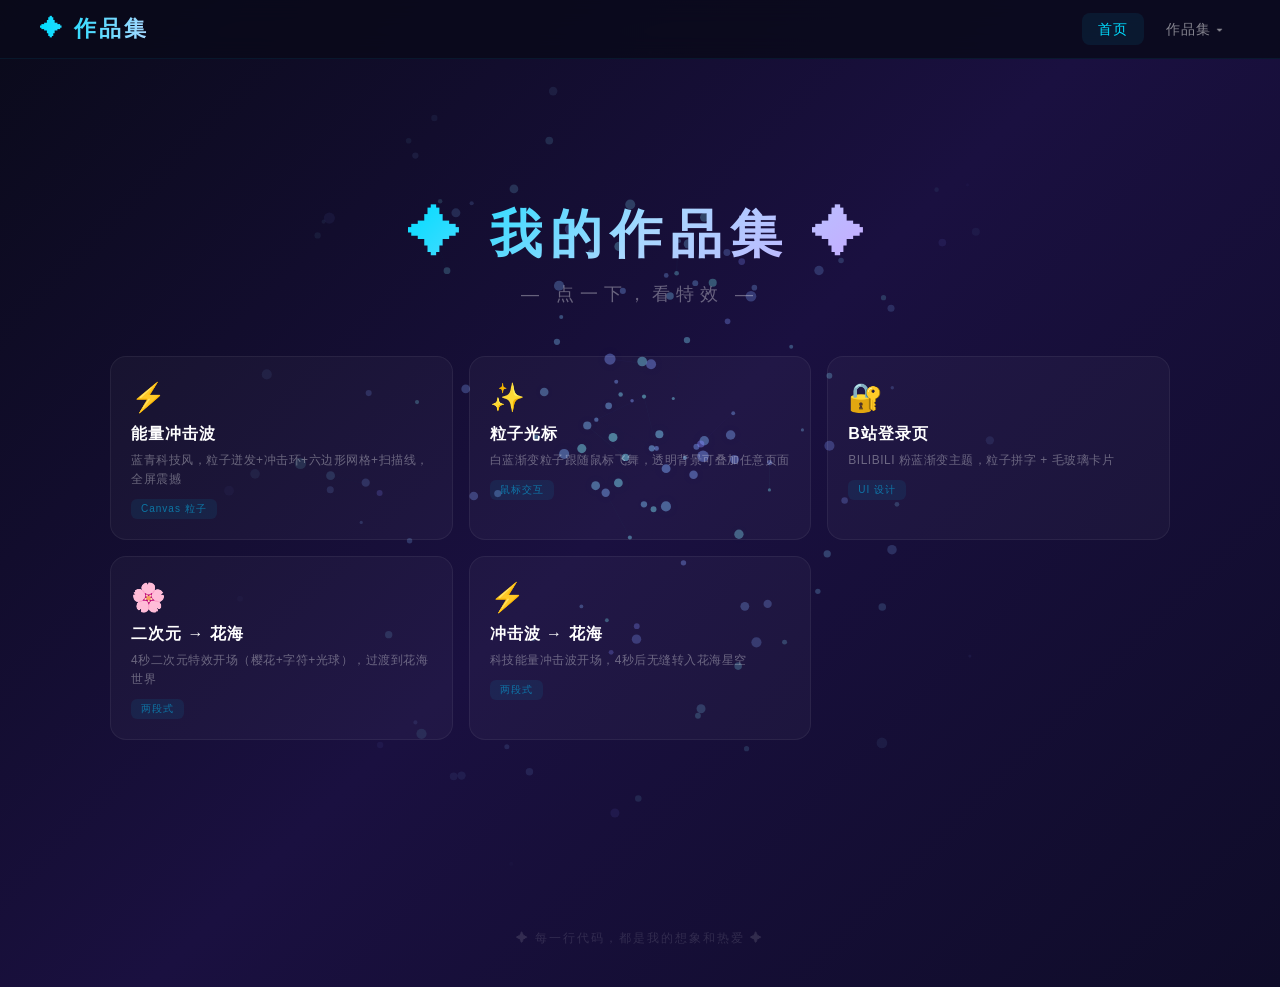
<file: portfolio.html>
<!DOCTYPE html>
<html lang="zh-CN">
<head>
<meta charset="UTF-8">
<meta name="viewport" content="width=device-width, initial-scale=1.0">
<title>我的作品集</title>
<style>
*{margin:0;padding:0;box-sizing:border-box;}
body{
  min-height:100vh;
  background:linear-gradient(135deg,#0a0a1a,#1a1040,#0f0c29);
  font-family:"Microsoft YaHei","PingFang SC",sans-serif;
  color:#fff;
  overflow-x:hidden;
}

/* ── 漩涡画布 ── */
#vortexCanvas{
  position:fixed;top:0;left:0;width:100%;height:100%;
  pointer-events:none;z-index:0;
}

/* ── 导航栏 ── */
.navbar{
  position:fixed;top:0;left:0;right:0;z-index:100;
  display:flex;justify-content:space-between;align-items:center;
  padding:14px 40px;
  background:rgba(10,10,26,0.85);
  backdrop-filter:blur(12px);
  border-bottom:1px solid rgba(0,200,255,0.08);
}
.navbar .logo{
  font-size:22px;font-weight:700;letter-spacing:3px;
  background:linear-gradient(90deg,#00DDFF,#A8D8FF);
  -webkit-background-clip:text;-webkit-text-fill-color:transparent;
}

.nav-links{display:flex;gap:6px;list-style:none;align-items:center;}
.nav-links a{
  color:rgba(255,255,255,0.5);text-decoration:none;font-size:14px;
  letter-spacing:1px;padding:8px 16px;border-radius:8px;
  transition:all 0.3s;cursor:pointer;
}
.nav-links a:hover{color:#fff;background:rgba(0,200,255,0.1);}
.nav-links a.active{color:#00DDFF;background:rgba(0,200,255,0.08);}

/* ── 作品集下拉 ── */
.portfolio-menu{
  position:relative;
}
.portfolio-dropdown{
  position:absolute;top:100%;right:0;margin-top:8px;
  min-width:240px;
  background:rgba(10,10,26,0.95);
  backdrop-filter:blur(12px);
  border:1px solid rgba(0,200,255,0.12);
  border-radius:12px;
  padding:8px;
  display:none;flex-direction:column;gap:2px;
  box-shadow:0 20px 60px rgba(0,0,0,0.5);
}
.portfolio-dropdown.show{display:flex;}
.portfolio-dropdown a{
  display:block;padding:10px 14px;border-radius:8px;
  color:rgba(255,255,255,0.6);text-decoration:none;font-size:13px;
  letter-spacing:0.5px;transition:all 0.2s;white-space:nowrap;
}
.portfolio-dropdown a:hover{color:#fff;background:rgba(0,200,255,0.1);}
.portfolio-dropdown .tag{
  font-size:10px;color:rgba(0,200,255,0.3);letter-spacing:1px;
  padding:4px 14px 2px;font-weight:300;
}

/* ── 主内容 ── */
.hero{
  display:flex;flex-direction:column;align-items:center;justify-content:center;
  min-height:100vh;text-align:center;padding:100px 20px 60px;
  position:relative;z-index:1;
}
.hero h1{
  font-size:52px;font-weight:900;letter-spacing:8px;margin-bottom:12px;
  background:linear-gradient(135deg,#00DDFF,#A8D8FF,#C8A8FF);
  -webkit-background-clip:text;-webkit-text-fill-color:transparent;
}
.hero p{
  font-size:18px;color:rgba(255,255,255,0.35);
  letter-spacing:6px;font-weight:300;margin-bottom:50px;
}

/* ── 作品卡片网格 ── */
.grid{
  display:grid;grid-template-columns:repeat(auto-fill,minmax(260px,1fr));
  gap:16px;max-width:1100px;width:100%;padding:0 20px;
}

.card{
  position:relative;border-radius:16px;overflow:hidden;
  background:rgba(255,255,255,0.03);
  border:1px solid rgba(255,255,255,0.06);
  padding:24px 20px 20px;
  text-align:left;text-decoration:none;color:#fff;
  transition:all 0.3s;cursor:pointer;
}
.card:hover{
  transform:translateY(-4px);
  border-color:rgba(0,200,255,0.2);
  box-shadow:0 12px 40px rgba(0,200,255,0.08);
  background:rgba(255,255,255,0.05);
}
.card .icon{font-size:28px;margin-bottom:10px;}
.card h3{font-size:16px;font-weight:600;letter-spacing:1px;margin-bottom:6px;}
.card .desc{font-size:12px;color:rgba(255,255,255,0.35);line-height:1.6;letter-spacing:0.5px;}
.card .badge{
  display:inline-block;margin-top:10px;padding:3px 10px;
  border-radius:6px;font-size:10px;letter-spacing:1px;
  background:rgba(0,200,255,0.08);color:rgba(0,200,255,0.5);
}

/* ── 底部 ── */
.footer{
  text-align:center;padding:30px 20px 40px;
  font-size:12px;color:rgba(255,255,255,0.12);letter-spacing:2px;
  position:relative;z-index:1;
}

@media(max-width:600px){
  .navbar{padding:12px 16px;}
  .navbar .logo{font-size:18px;}
  .nav-links a{font-size:12px;padding:6px 10px;}
  .hero h1{font-size:32px;letter-spacing:4px;}
  .hero p{font-size:14px;letter-spacing:3px;}
  .grid{grid-template-columns:1fr;}
}
</style>
</head>
<body>

<canvas id="vortexCanvas"></canvas>

<!-- ═══ 导航栏 ═══ -->
<nav class="navbar">
  <div class="logo">✦ 作品集</div>
  <ul class="nav-links">
    <li><a href="#" class="active" onclick="scrollToTop()">首页</a></li>
    <li class="portfolio-menu">
      <a href="#" onclick="toggleDropdown(event)">作品集 ▾</a>
      <div class="portfolio-dropdown" id="dropdown">
        <div class="tag">✦ 特效作品</div>
        <a href="shockwave.html" target="_blank">⚡ 能量冲击波</a>
        <a href="cursor-particles.html" target="_blank">✨ 粒子光标</a>
        <a href="login-bilibili.html" target="_blank">🔐 B站登录页</a>
        <a href="anime-flower-sea.html" target="_blank">🌸 二次元→花海</a>
        <a href="shockwave-flower.html" target="_blank">⚡ 冲击波→花海</a>
      </div>
    </li>
  </ul>
</nav>

<!-- ═══ 主内容 ═══ -->
<section class="hero">
  <h1>✦ 我的作品集 ✦</h1>
  <p>— 点一下，看特效 —</p>

  <div class="grid">
    <a href="shockwave.html" target="_blank" class="card">
      <div class="icon">⚡</div>
      <h3>能量冲击波</h3>
      <div class="desc">蓝青科技风，粒子迸发+冲击环+六边形网格+扫描线，全屏震撼</div>
      <span class="badge">Canvas 粒子</span>
    </a>

    <a href="cursor-particles.html" target="_blank" class="card">
      <div class="icon">✨</div>
      <h3>粒子光标</h3>
      <div class="desc">白蓝渐变粒子跟随鼠标飞舞，透明背景可叠加任意页面</div>
      <span class="badge">鼠标交互</span>
    </a>

    <a href="login-bilibili.html" target="_blank" class="card">
      <div class="icon">🔐</div>
      <h3>B站登录页</h3>
      <div class="desc">BILIBILI 粉蓝渐变主题，粒子拼字 + 毛玻璃卡片</div>
      <span class="badge">UI 设计</span>
    </a>

    <a href="anime-flower-sea.html" target="_blank" class="card">
      <div class="icon">🌸</div>
      <h3>二次元 → 花海</h3>
      <div class="desc">4秒二次元特效开场（樱花+字符+光球），过渡到花海世界</div>
      <span class="badge">两段式</span>
    </a>

    <a href="shockwave-flower.html" target="_blank" class="card">
      <div class="icon">⚡</div>
      <h3>冲击波 → 花海</h3>
      <div class="desc">科技能量冲击波开场，4秒后无缝转入花海星空</div>
      <span class="badge">两段式</span>
    </a>
  </div>
</section>

<div class="footer">✦ 每一行代码，都是我的想象和热爱 ✦</div>

<script>
// 下拉菜单
function toggleDropdown(e){
  e.preventDefault();
  e.stopPropagation();
  document.getElementById('dropdown').classList.toggle('show');
}
document.addEventListener('click', function(){
  document.getElementById('dropdown').classList.remove('show');
});

function scrollToTop(){
  window.scrollTo({top:0,behavior:'smooth'});
}

// ═══ 漩涡特效 ═══
var vc = document.getElementById('vortexCanvas');
var vctx = vc.getContext('2d');
var vw, vh;

function vResize() {
  vw = vc.width = window.innerWidth;
  vh = vc.height = window.innerHeight;
}
vResize();
window.addEventListener('resize', vResize);

var vPts = [];
var vCount = 150;

for (var i = 0; i < vCount; i++) {
  var angle = Math.random() * Math.PI * 2;
  var radius = 20 + Math.random() * Math.min(vw, vh) * 0.5;
  vPts.push({
    angle: angle,
    radius: radius,
    baseRadius: radius,
    speed: 0.002 + Math.random() * 0.006,
    size: 1.5 + Math.random() * 4,
    hue: 190 + Math.random() * 40,
    rise: Math.random() * Math.PI * 2,
    offset: Math.random() * 100,
  });
}

var vTime = 0;

function vDraw() {
  vTime += 0.01;

  vctx.clearRect(0, 0, vw, vh);

  var cx = vw / 2;
  var cy = vh / 2;

  for (var i = 0; i < vPts.length; i++) {
    var p = vPts[i];

    // 漩涡旋转：半径随时间脉动
    p.angle += p.speed;
    var pulse = 1 + 0.15 * Math.sin(vTime * 0.5 + p.offset);

    var x = cx + Math.cos(p.angle) * p.baseRadius * pulse;
    var y = cy + Math.sin(p.angle) * p.baseRadius * pulse;

    // 上下浮动
    y += Math.sin(vTime * 0.8 + p.rise) * 15;

    // 透明度随半径变化（边缘淡出）
    var dist = Math.sqrt((x - cx) * (x - cx) + (y - cy) * (y - cy));
    var maxDist = Math.min(vw, vh) * 0.5;
    var alpha = Math.max(0, 1 - dist / maxDist) * 0.5;

    if (alpha < 0.01) continue;

    var hue = p.hue + Math.sin(vTime + p.rise) * 15;

    // 光晕
    vctx.shadowColor = 'hsla(' + hue + ',100%,65%,' + (alpha * 0.3) + ')';
    vctx.shadowBlur = 15;

    vctx.beginPath();
    vctx.arc(x, y, p.size * (0.5 + 0.5 * pulse), 0, Math.PI * 2);
    vctx.fillStyle = 'hsla(' + hue + ',100%,75%,' + alpha + ')';
    vctx.fill();

    vctx.shadowBlur = 0;

    // 连线（近的粒子连成螺旋线）
    for (var j = i + 1; j < Math.min(i + 4, vPts.length); j++) {
      var p2 = vPts[j];
      var x2 = cx + Math.cos(p2.angle) * p2.baseRadius * (1 + 0.15 * Math.sin(vTime * 0.5 + p2.offset));
      var y2 = cy + Math.sin(p2.angle) * p2.baseRadius * (1 + 0.15 * Math.sin(vTime * 0.5 + p2.offset));
      y2 += Math.sin(vTime * 0.8 + p2.rise) * 15;

      var dx = x - x2;
      var dy = y - y2;
      var d = Math.sqrt(dx * dx + dy * dy);
      if (d < 80) {
        var a2 = alpha * (1 - d / 80) * 0.3;
        vctx.beginPath();
        vctx.moveTo(x, y);
        vctx.lineTo(x2, y2);
        vctx.strokeStyle = 'hsla(' + hue + ',100%,70%,' + a2 + ')';
        vctx.lineWidth = 0.5;
        vctx.stroke();
      }
    }
  }

  requestAnimationFrame(vDraw);
}
vDraw();
</script>
</body>
</html>
</file>
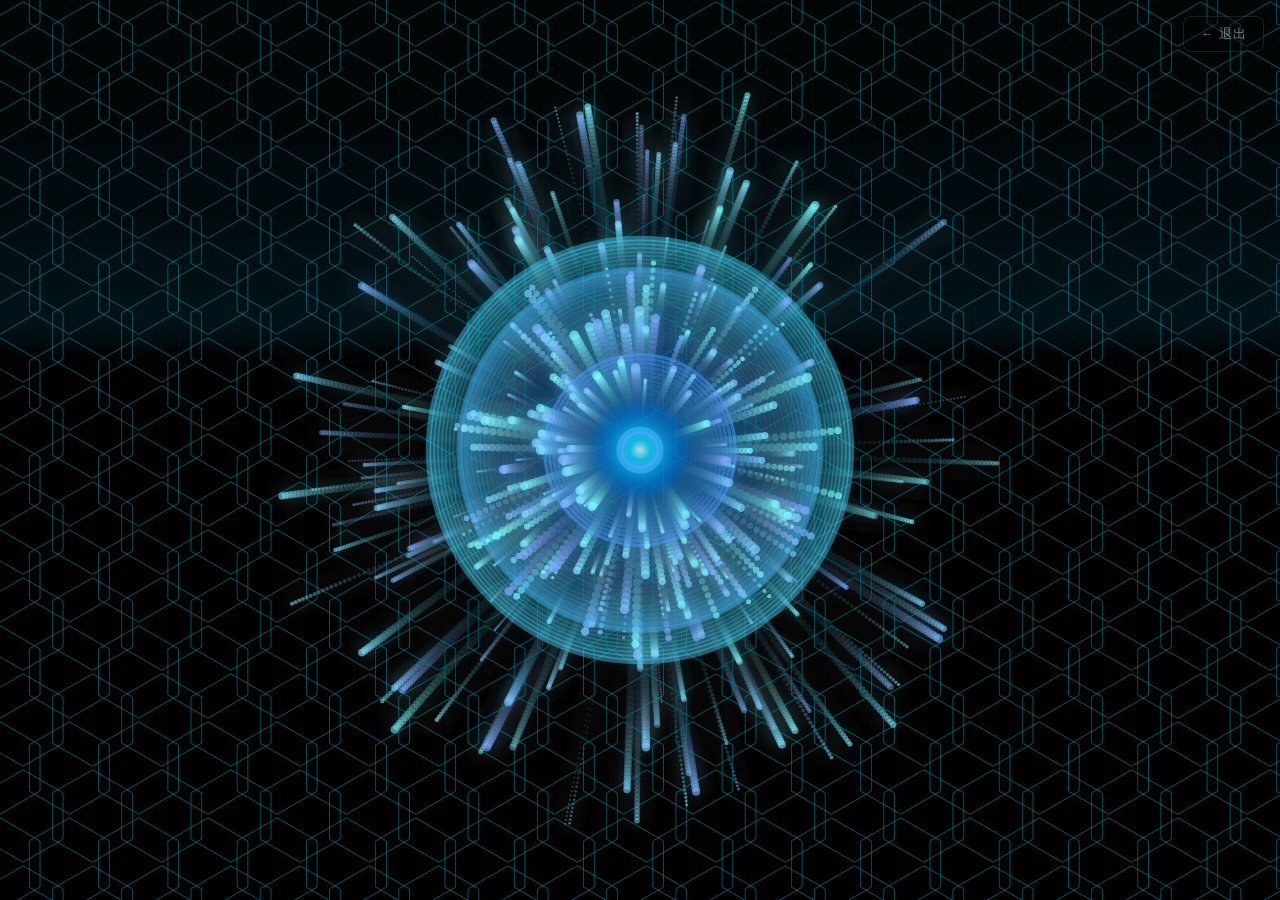
<file: shockwave-flower.html>
<!DOCTYPE html>
<html>
<head>
<meta charset="UTF-8">
<meta name="viewport" content="width=device-width, initial-scale=1.0">
<title>能量冲击 · 花海</title>
<style>
*{margin:0;padding:0;}
html,body{width:100%;height:100%;overflow:hidden;background:#000;}

/* ── 冲击波 ── */
#scene-shockwave{
  position:fixed;top:0;left:0;width:100%;height:100%;z-index:10;
  transition:opacity 1.2s ease;
}
#scene-shockwave.fade-out{opacity:0;}
#scene-shockwave canvas{display:block;width:100%;height:100%;}

/* ── 花海 ── */
#scene-flower{
  position:fixed;top:0;left:0;width:100%;height:100%;z-index:5;
  opacity:0;transition:opacity 1.5s ease;
  display:flex;align-items:center;justify-content:center;
  text-align:center;
  background:linear-gradient(180deg,#0a1628,#1a3050,#2a5070,#3a7090,#5a90b0);
  font-family:"Microsoft YaHei","PingFang SC",sans-serif;
}
#scene-flower.show{opacity:1;}

.flower-text{animation:fin 2s ease-out 0.3s forwards;opacity:0;}
@keyframes fin{0%{transform:translateY(30px);opacity:0}100%{transform:translateY(0);opacity:1}}
.flower-text h1{
  font-size:80px;font-weight:900;letter-spacing:16px;
  color:#fff;text-shadow:0 0 40px rgba(100,180,255,0.3),0 0 80px rgba(100,180,255,0.15);
  margin-bottom:16px;
}
.flower-text p{font-size:22px;color:rgba(255,255,255,0.7);letter-spacing:8px;}
.flower-text .poem{margin-top:20px;font-size:14px;color:rgba(255,255,255,0.35);letter-spacing:4px;line-height:1.8;}

@media(max-width:600px){
  .flower-text h1{font-size:48px;letter-spacing:10px;}
  .flower-text p{font-size:16px;letter-spacing:4px;}
}

.back-btn{
  position:fixed;top:16px;right:16px;z-index:200;
  padding:8px 16px;border-radius:8px;
  background:rgba(0,0,0,0.3);border:1px solid rgba(255,255,255,0.1);
  color:rgba(255,255,255,0.5);font-size:13px;cursor:pointer;
  font-family:"Microsoft YaHei","PingFang SC",sans-serif;letter-spacing:1px;
  text-decoration:none;transition:all 0.3s;
}
.back-btn:hover{background:rgba(255,255,255,0.1);color:#fff;border-color:rgba(255,255,255,0.3);}
</style>
</head>
<body>
<a class="back-btn" href="index.html">← 退出</a>

<div id="scene-shockwave"><canvas id="c"></canvas></div>

<div id="scene-flower">
  <div class="flower-text">
    <h1>花 海</h1>
    <p>欢迎来到花的世界</p>
    <div class="poem">
      每一朵花，都是星星的眼泪<br>
      每一片海，都是梦的倒影
    </div>
  </div>
</div>

<script>
const canvas = document.getElementById('c');
const ctx = canvas.getContext('2d');
let W, H;

function resize(){
  W = canvas.width = window.innerWidth;
  H = canvas.height = window.innerHeight;
}
resize();
window.addEventListener('resize', resize);

// 粒子
let particles = [];
let rings = [];

function spawnParticles(n){
  const cx=W/2, cy=H/2;
  for(let i=0;i<n;i++){
    const a=Math.random()*Math.PI*2;
    const s=200+Math.random()*500;
    const l=1.5+Math.random()*2.5;
    particles.push({
      x:cx+Math.cos(a)*(5+Math.random()*20), y:cy+Math.sin(a)*(5+Math.random()*20),
      vx:Math.cos(a)*s, vy:Math.sin(a)*s,
      size:1.5+Math.random()*4, life:l, maxLife:l, hue:180+Math.random()*40
    });
  }
}

function spawnRing(){
  rings.push({
    r:10, maxR:Math.min(W,H)*0.75, spd:200+Math.random()*150,
    w:3+Math.random()*5, op:1, hue:190+Math.random()*30
  });
}

// 网格
function grid(a){
  if(a<0.01)return;
  ctx.save();
  ctx.globalAlpha=a*0.12;
  ctx.strokeStyle='#00DDFF';
  ctx.lineWidth=0.5;
  const gap=40, R=gap/Math.cos(Math.PI/6);
  for(let r=-2;r<H/gap+2;r++)
    for(let c=-2;c<W/gap+2;c++){
      const x=c*R*1.5+(r%2)*R*0.5, y=r*gap*1.2;
      ctx.beginPath();
      for(let i=0;i<6;i++){const ang=Math.PI/3*i-Math.PI/6;i===0?ctx.moveTo(x+R*Math.cos(ang),y+R*Math.sin(ang)):ctx.lineTo(x+R*Math.cos(ang),y+R*Math.sin(ang));}
      ctx.closePath();ctx.stroke();
    }
  ctx.restore();
}

// ── 启动 ──
ctx.fillStyle='#000'; ctx.fillRect(0,0,W,H);
spawnParticles(180); spawnRing();
setTimeout(()=>spawnRing(),300);
setTimeout(()=>{spawnParticles(180);spawnRing();},700);
setTimeout(()=>spawnRing(),1200);
setTimeout(()=>spawnParticles(180),1800);

const t0=Date.now();
const TOTAL=4;
let done=false;

function anim(){
  const el=(Date.now()-t0)/1000;
  const prog=Math.min(el/TOTAL,1);
  const int=1-prog;

  ctx.fillStyle='rgba(0,0,0,0.08)';
  ctx.fillRect(0,0,W,H);

  const cx=W/2, cy=H/2;

  grid(int);

  // 核心
  if(int>0.02){
    const cs=30+prog*80;
    const g=ctx.createRadialGradient(cx,cy,0,cx,cy,cs*3);
    g.addColorStop(0,`rgba(0,200,255,${0.15*int})`);
    g.addColorStop(0.3,`rgba(0,150,255,${0.08*int})`);
    g.addColorStop(1,'rgba(0,100,255,0)');
    ctx.fillStyle=g; ctx.beginPath(); ctx.arc(cx,cy,cs*3,0,Math.PI*2); ctx.fill();
    const cg=ctx.createRadialGradient(cx,cy,0,cx,cy,cs);
    cg.addColorStop(0,`rgba(255,255,255,${0.5*int})`);
    cg.addColorStop(0.2,`rgba(0,220,255,${0.35*int})`);
    cg.addColorStop(0.6,`rgba(0,150,255,${0.15*int})`);
    cg.addColorStop(1,'rgba(0,100,255,0)');
    ctx.fillStyle=cg; ctx.beginPath(); ctx.arc(cx,cy,cs,0,Math.PI*2); ctx.fill();
  }

  // 环
  for(let i=rings.length-1;i>=0;i--){
    const r=rings[i];
    r.r+=r.spd*0.016;
    r.op=1-r.r/r.maxR;
    if(r.op<=0||r.r>r.maxR){rings.splice(i,1);continue;}
    ctx.beginPath(); ctx.arc(cx,cy,r.r,0,Math.PI*2);
    ctx.strokeStyle=`hsla(${r.hue},100%,65%,${r.op*0.6})`;
    ctx.lineWidth=r.w*r.op;
    ctx.shadowColor=`hsla(${r.hue},100%,65%,${r.op*0.3})`;
    ctx.shadowBlur=20; ctx.stroke(); ctx.shadowBlur=0;
  }

  // 粒子
  for(let i=particles.length-1;i>=0;i--){
    const p=particles[i];
    p.x+=p.vx*0.016; p.y+=p.vy*0.016;
    p.vx*=0.98; p.vy*=0.98;
    p.life-=0.016;
    if(p.life<=0||p.x<-50||p.x>W+50||p.y<-50||p.y>H+50){particles.splice(i,1);continue;}
    const lr=p.life/p.maxLife;
    ctx.shadowColor=`hsla(${p.hue},100%,65%,${lr*0.5})`;
    ctx.shadowBlur=15;
    ctx.beginPath(); ctx.arc(p.x,p.y,p.size*(0.3+0.7*lr),0,Math.PI*2);
    ctx.fillStyle=`hsla(${p.hue},100%,75%,${lr*0.8})`;
    ctx.fill(); ctx.shadowBlur=0;
  }

  // 扫描线
  if(int>0.05){
    const sy=(el*300)%(H+100)-50;
    const sg=ctx.createLinearGradient(0,sy-30,0,sy+30);
    sg.addColorStop(0,'rgba(0,200,255,0)');
    sg.addColorStop(0.5,`rgba(0,200,255,${0.06*int})`);
    sg.addColorStop(1,'rgba(0,200,255,0)');
    ctx.fillStyle=sg; ctx.fillRect(0,sy-30,W,60);
  }

  // 切换
  if(el>=TOTAL&&!done){
    done=true;
    document.getElementById('scene-shockwave').classList.add('fade-out');
    document.getElementById('scene-flower').classList.add('show');
  }

  requestAnimationFrame(anim);
}
anim();
</script>
</body>
</html>
</file>
